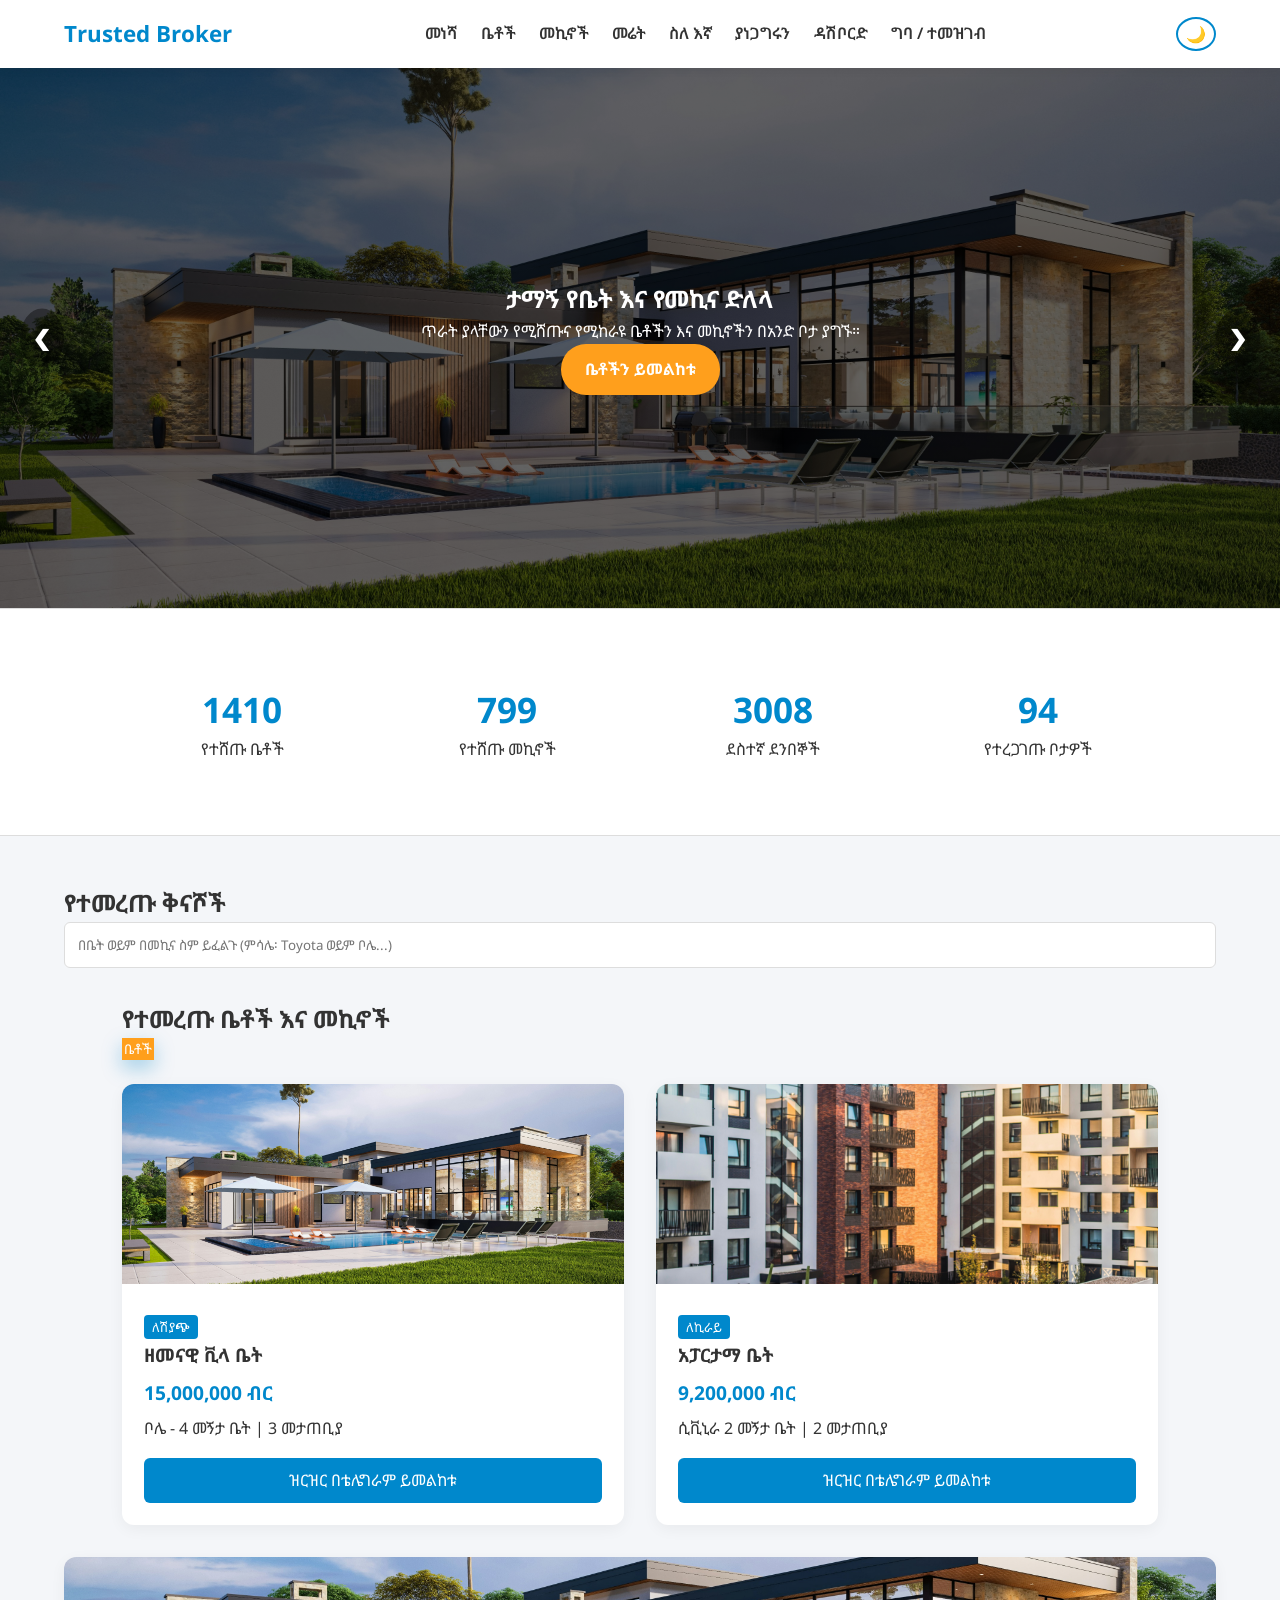
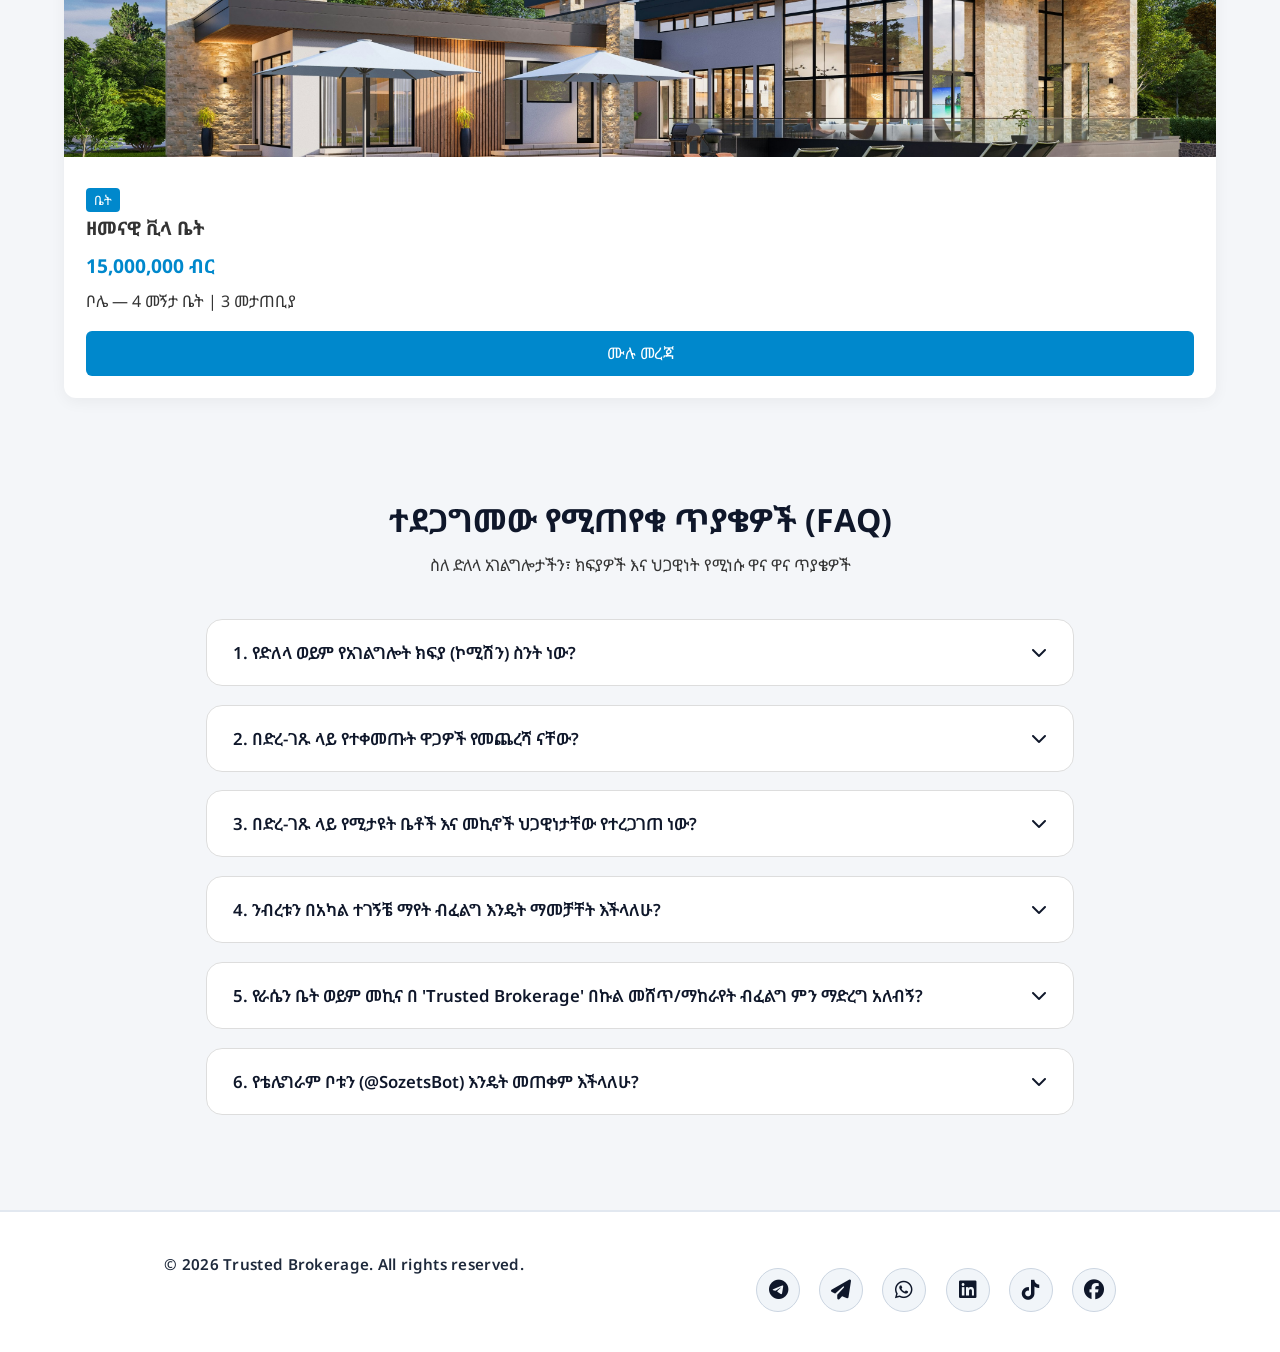
<file: index.html>
<!doctype html>
<html lang="am" dir="ltr">
  <head>
    <meta charset="UTF-8" />
    <meta name="viewport" content="width=device-width, initial-scale=1.0" />
    <title>Trusted Brokerage | Home</title>
    <link
      rel="stylesheet"
      href="https://cdnjs.cloudflare.com/ajax/libs/font-awesome/6.4.0/css/all.min.css"
    />
    <link rel="preconnect" href="https://fonts.googleapis.com" />
    <link rel="preconnect" href="https://fonts.gstatic.com" crossorigin />
    <link
      href="https://fonts.googleapis.com/css2?family=Noto+Sans+Ethiopic:wght@400;600;700&display=swap"
      rel="stylesheet"
    />
    <link rel="stylesheet" href="style.css" />
  </head>
  <body>
    <header>
      <div class="logo">
        <a href="index.html" class="brand-text">Trusted Broker</a>
      </div>

      <button
        class="hamburger"
        id="hamburger-menu"
        aria-label="Toggle Navigation"
      >
        <span></span>
        <span></span>
        <span></span>
      </button>

      <nav id="nav-links">
        <a href="index.html">መነሻ</a>
        <a href="properties.html">ቤቶች</a>
        <a href="cars.html">መኪኖች</a>
        <a href="land.html">መሬት</a>
        <a href="about.html">ስለ እኛ</a>
        <a href="contact.html">ያነጋግሩን</a>
        <a href="dashboard.html">ዳሽቦርድ</a>
        <a href="auth.html" class="btn-nav">ግባ / ተመዝገብ</a>
      </nav>

      <button id="theme-toggle" class="theme-btn" aria-label="Toggle Theme">
        🌙
      </button>
    </header>

    <section class="hero-slider" id="hero-slider">
      <div class="slides">
        <div
          class="slide active"
          style="
            background-image:
              linear-gradient(rgba(0, 0, 0, 0.6), rgba(0, 0, 0, 0.6)),
              url(&quot;./images/modern-villa.jpg&quot;);
          "
        >
          <div class="hero-content fade-in">
            <h1>ታማኝ የቤት እና የመኪና ድለላ</h1>
            <p>ጥራት ያላቸውን የሚሸጡና የሚከራዩ ቤቶችን እና መኪኖችን በአንድ ቦታ ያግኙ።</p>
            <a href="properties.html" class="btn-primary">ቤቶችን ይመልከቱ</a>
          </div>
        </div>
        <div
          class="slide"
          style="
            background-image:
              linear-gradient(rgba(0, 0, 0, 0.6), rgba(0, 0, 0, 0.6)),
              url(&quot;./images/Toyota Executive 2022.jpg&quot;);
          "
        >
          <div class="hero-content fade-in">
            <h1>አዳዲስ እና ፅዱ ተሽከርካሪዎች</h1>
            <p>በቀጥታ ከባለቤቱ የተረጋገጡ መኪኖችን በተመጣጣኝ ዋጋ ይግዙ።</p>
            <a href="cars.html" class="btn-primary">መኪኖችን ይመልከቱ</a>
          </div>
        </div>
      </div>
      <button class="prev-slide" aria-label="Previous Slide">&#10094;</button>
      <button class="next-slide" aria-label="Next Slide">&#10095;</button>
    </section>

    <section class="stats-section">
      <div class="container stats-grid">
        <div class="stat-card">
          <h3 class="counter" data-target="1500">0</h3>
          <p>የተሸጡ ቤቶች</p>
        </div>
        <div class="stat-card">
          <h3 class="counter" data-target="850">0</h3>
          <p>የተሸጡ መኪኖች</p>
        </div>
        <div class="stat-card">
          <h3 class="counter" data-target="3200">0</h3>
          <p>ደስተኛ ደንበኞች</p>
        </div>
        <div class="stat-card">
          <h3 class="counter" data-target="120">0</h3>
          <p>የተረጋገጡ ቦታዎች</p>
        </div>
      </div>
    </section>

    <section class="container section-padding">
      <h2>የተመረጡ ቅናሾች</h2>
      <div class="filter-controls">
        <input
          type="text"
          id="homeSearch"
          placeholder="በቤት ወይም በመኪና ስም ይፈልጉ (ምሳሌ፡ Toyota ወይም ቦሌ...)"
        />
      </div>
      <section id="houses" class="container">
        <h2>የተመረጡ ቤቶች እና መኪኖች</h2>

        <div
          class="tab-navigation"
          style="margin-bottom: 1.5rem; display: flex; gap: 10px"
        >
          <button class="tab-btn active">ቤቶች</button>
        </div>

        <div class="tab-content active">
          <div class="grid">
            <div class="card">
              <img src="./images/modern-villa.jpg" alt="ዘመናዊ ቪላ ቤት" />
              <div class="card-body">
                <span class="badge">ለሽያጭ</span>
                <h3>ዘመናዊ ቪላ ቤት</h3>
                <p class="price">15,000,000 ብር</p>
                <p>ቦሌ - 4 መኝታ ቤት | 3 መታጠቢያ</p>
                <a href="@SozetsBot" class="btn-secondary">ዝርዝር በቴሌግራም ይመልከቱ</a>
              </div>
            </div>
            <div class="card">
              <img src="./images/apartama.jpg" alt="አፓርታማ ቤት" />
              <div class="card-body">
                <span class="badge">ለኪራይ</span>
                <h3>አፓርታማ ቤት</h3>
                <p class="price">9,200,000 ብር</p>
                <p>ሲቪኒራ 2 መኝታ ቤት | 2 መታጠቢያ</p>
                <a href="@SozetsBot" class="btn-secondary">ዝርዝር በቴሌግራም ይመልከቱ</a>
              </div>
            </div>
          </div>
        </div>

        <div class="tab-content">
          <div class="grid">
            <div class="card">
              <img
                src="./images/Toyota Executive 2022.jpg"
                alt="Toyota Executive 2022"
              />
              <div class="card-body">
                <span class="badge badge-car">ለሽያጭ</span>
                <h3>Toyota Executive 2022</h3>
                <p class="price">6,500,000 ብር</p>
                <p>አውቶማቲክ | የነዳጅ | አዲስ ስታንድ</p>
                <a href="@SozetsBot" class="btn-secondary">ዝርዝር በቴሌግራም ይመልከቱ</a>
              </div>
            </div>
            <div class="card">
              <img src="./images/toyota-vitz.jpg" alt="Toyota Vitz" />
              <div class="card-body">
                <span class="badge badge-car">ለሽያጭ</span>
                <h3>Toyota Vitz</h3>
                <p class="price">3,800,000 ብር</p>
                <p>አውቶማቲክ | ቤንዚን | አነስተኛ ኪሎሜትር</p>
                <a href="@SozetsBot" class="btn-secondary">ዝርዝር በቴሌግራም ይመልከቱ</a>
              </div>
            </div>
          </div>
        </div>
      </section>
      <div class="grid">
        <div class="card">
          <img src="./images/modern-villa.jpg" alt="ዘመናዊ ቪላ" />
          <div class="card-body">
            <span class="badge">ቤት</span>
            <h3>ዘመናዊ ቪላ ቤት</h3>
            <p class="price">15,000,000 ብር</p>
            <p>ቦሌ — 4 መኝታ ቤት | 3 መታጠቢያ</p>
            <a href="properties.html" class="btn-secondary">ሙሉ መረጃ</a>
          </div>
        </div>
      </div>
    </section>

    <section class="faq-section container">
  <div class="faq-header">
    <h2>ተደጋግመው የሚጠየቁ ጥያቄዎች (FAQ)</h2>
    <p>ስለ ድለላ አገልግሎታችን፣ ክፍያዎች እና ህጋዊነት የሚነሱ ዋና ዋና ጥያቄዎች</p>
  </div>

  <div class="faq-accordion">
    <div class="faq-item">
      <button class="faq-question">
        <span>1. የድለላ ወይም የአገልግሎት ክፍያ (ኮሚሽን) ስንት ነው?</span>
        <i class="fas fa-chevron-down faq-icon"></i>
      </button>
      <div class="faq-answer">
        <p>ለምናደርገው የቤት እና የመኪና ሽያጭ ወይም ኪራይ ውል ግልጽ እና ህጋዊ የሆነ አሰራርን እንከተላለን። የአገልግሎት ክፍያችን እንደ ንብረቱ አይነት (ለሽያጭ ወይም ለኪራይ) የሚወሰን ሆኖ ከሁለቱም ወገኖች ጋር አስቀድሞ በስምምነት የሚወሰን ነው።</p>
      </div>
    </div>

    <div class="faq-item">
      <button class="faq-question">
        <span>2. በድረ-ገጹ ላይ የተቀመጡት ዋጋዎች የመጨረሻ ናቸው?</span>
        <i class="fas fa-chevron-down faq-icon"></i>
      </button>
      <div class="faq-answer">
        <p>አብዛኞቹ ዋጋዎች የንብረት ባለቤቶቹ የጠየቁት ሲሆን፣ ከባለቤቶቹ ጋር በቀጥታ በመነጋገር በድርድር ሊቀነሱ የሚችሉ ናቸው።</p>
      </div>
    </div>

    <div class="faq-item">
      <button class="faq-question">
        <span>3. በድረ-ገጹ ላይ የሚታዩት ቤቶች እና መኪኖች ህጋዊነታቸው የተረጋገጠ ነው?</span>
        <i class="fas fa-chevron-down faq-icon"></i>
      </button>
      <div class="faq-answer">
        <p>አዎ! ማንኛውንም ንብረት በድረ-ገጻችን ወይም በቴሌግራም ቦታችን ላይ ከመልቀቃችን በፊት የባለቤትነት ማረጋገጫ (ካርታ፣ ሊብሬ) እና የባለቤቱን ህጋዊነት በጥንቃቄ እንመረምራለን።</p>
      </div>
    </div>

    <div class="faq-item">
      <button class="faq-question">
        <span>4. ንብረቱን በአካል ተገኝቼ ማየት ብፈልግ እንዴት ማመቻቸት እችላለሁ?</span>
        <i class="fas fa-chevron-down faq-icon"></i>
      </button>
      <div class="faq-answer">
        <p>በምርቱ ስር ያለውን <strong>"በቴሌግራም ያውሩን"</strong> ወይም <strong>"በWhatsApp ይጻፉልን"</strong> የሚለውን አዝራር በመጫን ከእኛ ጋር ቀጠሮ መያዝ ይችላሉ። ተወካያችን ቦታው ድረስ በመገኘት ንብረቱን ያሳያችኋል።</p>
      </div>
    </div>

    <div class="faq-item">
      <button class="faq-question">
        <span>5. የራሴን ቤት ወይም መኪና በ 'Trusted Brokerage' በኩል መሸጥ/ማከራየት ብፈልግ ምን ማድረግ አለብኝ?</span>
        <i class="fas fa-chevron-down faq-icon"></i>
      </button>
      <div class="faq-answer">
        <p>በጣም ቀላል ነው! በቴሌግራም ቦታችን (<strong>@SozetsBot</strong>) በኩል ወይም በWhatsApp (<strong>0914889917</strong>) የንብረቱን ፎቶዎች፣ ቦታ እና ዝርዝር መረጃ በመላክ ማስመዝገብ ይችላሉ። ቡድናችን መረጃውን አጣርቶ በድረ-ገጹ ላይ ይለቀዋል።</p>
      </div>
    </div>

    <div class="faq-item">
      <button class="faq-question">
        <span>6. የቴሌግራም ቦቱን (@SozetsBot) እንዴት መጠቀም እችላለሁ?</span>
        <i class="fas fa-chevron-down faq-icon"></i>
      </button>
      <div class="faq-answer">
        <p>በቴሌግራም <strong>@SozetsBot</strong> ብለው በመፈለግ <strong>Start</strong> የሚለውን ይጫኑ። ቦቱ አዳዲስ የሚሸጡ ቤቶችን እና መኪኖችን በፎቶ እና በዋጋ ዝርዝር ወዲያውኑ ይልክልዎታል።</p>
      </div>
    </div>
  </div>
</section>

    <footer class="footer">
      <div class="footer-content">
        <p>&copy; 2026 Trusted Brokerage. All rights reserved.</p>

        <div class="social-links">
          <a
            href="https://t.me/SozetsBot"
            target="_blank"
            aria-label="Telegram Bot"
            title="Telegram Bot"
          >
            <i class="fab fa-telegram"></i>
          </a>

          <a
            href="https://t.me/sozets"
            target="_blank"
            aria-label="Telegram"
            title="Telegram"
          >
            <i class="fas fa-paper-plane"></i>
          </a>

          <a
            href="https://wa.me/251914889917?text=ሰላም%20ከTrusted%20Brokerage%20ድረ-ገጽ%20ነው%20የፃፍኩልዎት"
            target="_blank"
            aria-label="WhatsApp"
            title="WhatsApp"
          >
            <i class="fab fa-whatsapp"></i>
          </a>

          <a
            href="https://linkedin.com/in/solomon-ameha-ba7a54324"
            target="_blank"
            aria-label="LinkedIn"
            title="LinkedIn"
          >
            <i class="fab fa-linkedin"></i>
          </a>

          <a
            href="https://www.tiktok.com/@jara.graphic.devo"
            target="_blank"
            aria-label="TikTok"
            title="TikTok"
          >
            <i class="fab fa-tiktok"></i>
          </a>

          <a
            href="https://facebook.com"
            target="_blank"
            aria-label="Facebook"
            title="Facebook"
          >
            <i class="fab fa-facebook"></i>
          </a>
        </div>
      </div>
    </footer>

    <script src="main-script.js"></script>
  </body>
</html>
</file>
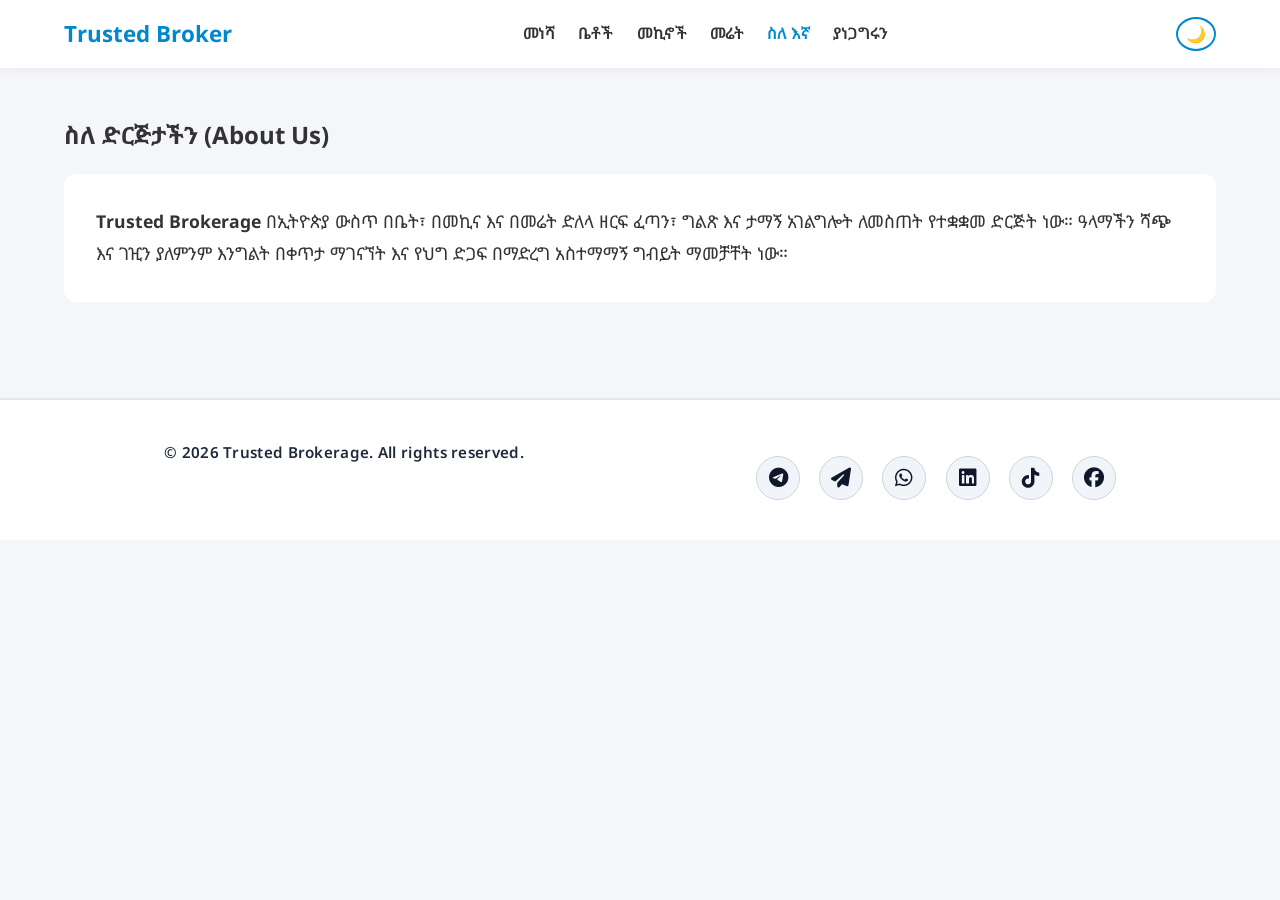
<file: about.html>
<!doctype html>
<html lang="am" dir="ltr">
  <head>
    <meta charset="UTF-8" />
    <meta name="viewport" content="width=device-width, initial-scale=1.0" />
    <title>Trusted Brokerage | About Us</title>
    <link rel="stylesheet" href="https://cdnjs.cloudflare.com/ajax/libs/font-awesome/6.4.0/css/all.min.css" />
    <link rel="preconnect" href="https://fonts.googleapis.com" />
    <link rel="preconnect" href="https://fonts.gstatic.com" crossorigin />
    <link
      href="https://fonts.googleapis.com/css2?family=Noto+Sans+Ethiopic:wght@400;600;700&display=swap"
      rel="stylesheet"
    />
    <link rel="stylesheet" href="style.css" />
  </head>
  <body>
    <header>
      <div class="logo">
        <a href="index.html" class="brand-text">Trusted Broker</a>
      </div>
      <button class="hamburger" id="hamburger-menu">
        <span></span><span></span><span></span>
      </button>
      <nav id="nav-links">
        <a href="index.html">መነሻ</a>
        <a href="properties.html">ቤቶች</a>
        <a href="cars.html">መኪኖች</a>
        <a href="land.html">መሬት</a>
        <a href="about.html" class="active">ስለ እኛ</a>
        <a href="contact.html">ያነጋግሩን</a>
      </nav>
      <button id="theme-toggle" class="theme-btn">🌙</button>
    </header>

    <section class="container section-padding">
      <h2>ስለ ድርጅታችን (About Us)</h2>
      <div
        style="
          background: var(--card-bg);
          padding: 2rem;
          border-radius: 12px;
          margin-top: 20px;
        "
      >
        <p style="font-size: 1.1rem; line-height: 1.8">
          <strong>Trusted Brokerage</strong> በኢትዮጵያ ውስጥ በቤት፣ በመኪና እና በመሬት ድለላ
          ዘርፍ ፈጣን፣ ግልጽ እና ታማኝ አገልግሎት ለመስጠት የተቋቋመ ድርጅት ነው። ዓላማችን ሻጭ እና ገዢን ያለምንም
          እንግልት በቀጥታ ማገናኘት እና የህግ ድጋፍ በማድረግ አስተማማኝ ግብይት ማመቻቸት ነው።
        </p>
      </div>
    </section>

    <footer class="footer">
  <div class="footer-content">
    <p>&copy; 2026 Trusted Brokerage. All rights reserved.</p>

    <div class="social-links">
      <a href="https://t.me/SozetsBot" target="_blank" aria-label="Telegram Bot" title="Telegram Bot">
        <i class="fab fa-telegram"></i>
      </a>

      <a href="https://t.me/sozets" target="_blank" aria-label="Telegram" title="Telegram">
        <i class="fas fa-paper-plane"></i>
      </a>

      <a href="https://wa.me/251914889917?text=ሰላም%20ከTrusted%20Brokerage%20ድረ-ገጽ%20ነው%20የፃፍኩልዎት" target="_blank" aria-label="WhatsApp" title="WhatsApp">
        <i class="fab fa-whatsapp"></i>
      </a>

      <a href="https://linkedin.com/in/solomon-ameha-ba7a54324" target="_blank" aria-label="LinkedIn" title="LinkedIn">
        <i class="fab fa-linkedin"></i>
      </a>

      <a href="https://www.tiktok.com/@jara.graphic.devo" target="_blank" aria-label="TikTok" title="TikTok">
        <i class="fab fa-tiktok"></i>
      </a>

      <a href="https://facebook.com" target="_blank" aria-label="Facebook" title="Facebook">
        <i class="fab fa-facebook"></i>
      </a>
    </div>
  </div>
</footer>

    <script src="main-script.js"></script>
  </body>
</html>
</file>
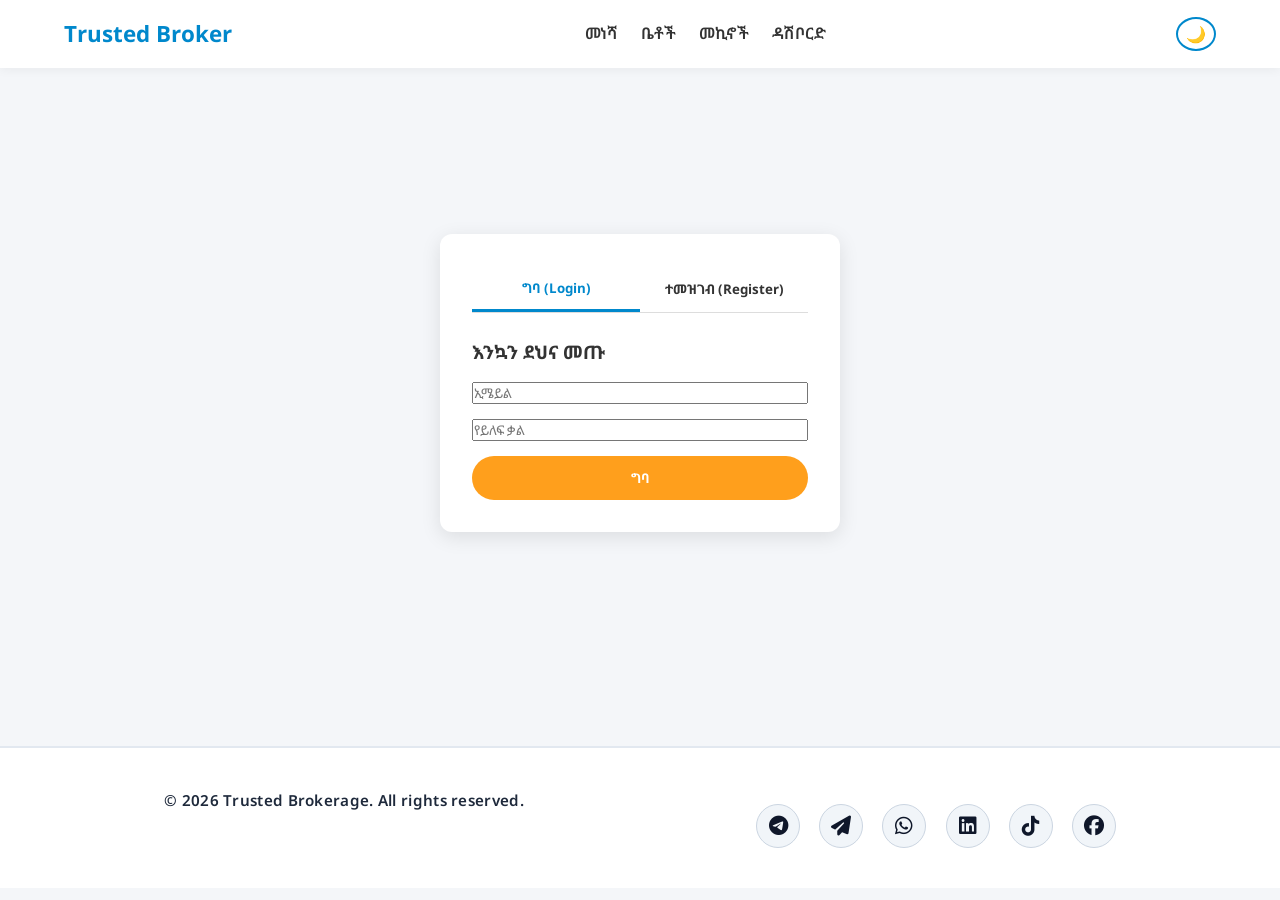
<file: auth.html>
<!doctype html>
<html lang="am" dir="ltr">
  <head>
    <meta charset="UTF-8" />
    <meta name="viewport" content="width=device-width, initial-scale=1.0" />
    <title>Trusted Brokerage | Login & Register</title>
    <link rel="stylesheet" href="https://cdnjs.cloudflare.com/ajax/libs/font-awesome/6.4.0/css/all.min.css" />
    <link rel="preconnect" href="https://fonts.googleapis.com" />
    <link rel="preconnect" href="https://fonts.gstatic.com" crossorigin />
    <link
      href="https://fonts.googleapis.com/css2?family=Noto+Sans+Ethiopic:wght@400;600;700&display=swap"
      rel="stylesheet"
    />
    <link rel="stylesheet" href="style.css" />
  </head>
  <body>
    <header>
      <div class="logo">
        <a href="index.html" class="brand-text">Trusted Broker</a>
      </div>
      <button class="hamburger" id="hamburger-menu">
        <span></span><span></span><span></span>
      </button>
      <nav id="nav-links">
        <a href="index.html">መነሻ</a>
        <a href="properties.html">ቤቶች</a>
        <a href="cars.html">መኪኖች</a>
        <a href="dashboard.html">ዳሽቦርድ</a>
      </nav>
      <button id="theme-toggle" class="theme-btn">🌙</button>
    </header>

    <div class="auth-wrapper section-padding">
      <div class="auth-card">
        <div class="auth-tabs">
          <button id="tab-login" class="auth-tab active">ግባ (Login)</button>
          <button id="tab-register" class="auth-tab">ተመዝገብ (Register)</button>
        </div>

        <form id="form-login" class="auth-form active">
          <h3>እንኳን ደህና መጡ</h3>
          <input type="email" placeholder="ኢሜይል" required />
          <input type="password" placeholder="የይለፍ ቃል" required />
          <button type="submit" class="btn-primary" style="width: 100%">
            ግባ
          </button>
        </form>

        <form id="form-register" class="auth-form">
          <h3>አዲስ መለያ ይክፈቱ</h3>
          <input type="text" placeholder="ሙሉ ስም" required />
          <input type="email" placeholder="ኢሜይል" required />
          <input type="password" placeholder="የይለፍ ቃል" required />
          <button type="submit" class="btn-primary" style="width: 100%">
            ተመዝገብ
          </button>
        </form>
      </div>
    </div>

    <footer class="footer">
  <div class="footer-content">
    <p>&copy; 2026 Trusted Brokerage. All rights reserved.</p>

    <div class="social-links">
      <a href="https://t.me/SozetsBot" target="_blank" aria-label="Telegram Bot" title="Telegram Bot">
        <i class="fab fa-telegram"></i>
      </a>

      <a href="https://t.me/sozets" target="_blank" aria-label="Telegram" title="Telegram">
        <i class="fas fa-paper-plane"></i>
      </a>

      <a href="https://wa.me/251914889917?text=ሰላም%20ከTrusted%20Brokerage%20ድረ-ገጽ%20ነው%20የፃፍኩልዎት" target="_blank" aria-label="WhatsApp" title="WhatsApp">
        <i class="fab fa-whatsapp"></i>
      </a>

      <a href="https://linkedin.com/in/solomon-ameha-ba7a54324" target="_blank" aria-label="LinkedIn" title="LinkedIn">
        <i class="fab fa-linkedin"></i>
      </a>

      <a href="https://www.tiktok.com/@jara.graphic.devo" target="_blank" aria-label="TikTok" title="TikTok">
        <i class="fab fa-tiktok"></i>
      </a>

      <a href="https://facebook.com" target="_blank" aria-label="Facebook" title="Facebook">
        <i class="fab fa-facebook"></i>
      </a>
    </div>
  </div>
</footer>

    <script src="main-script.js"></script>
  </body>
</html>
</file>
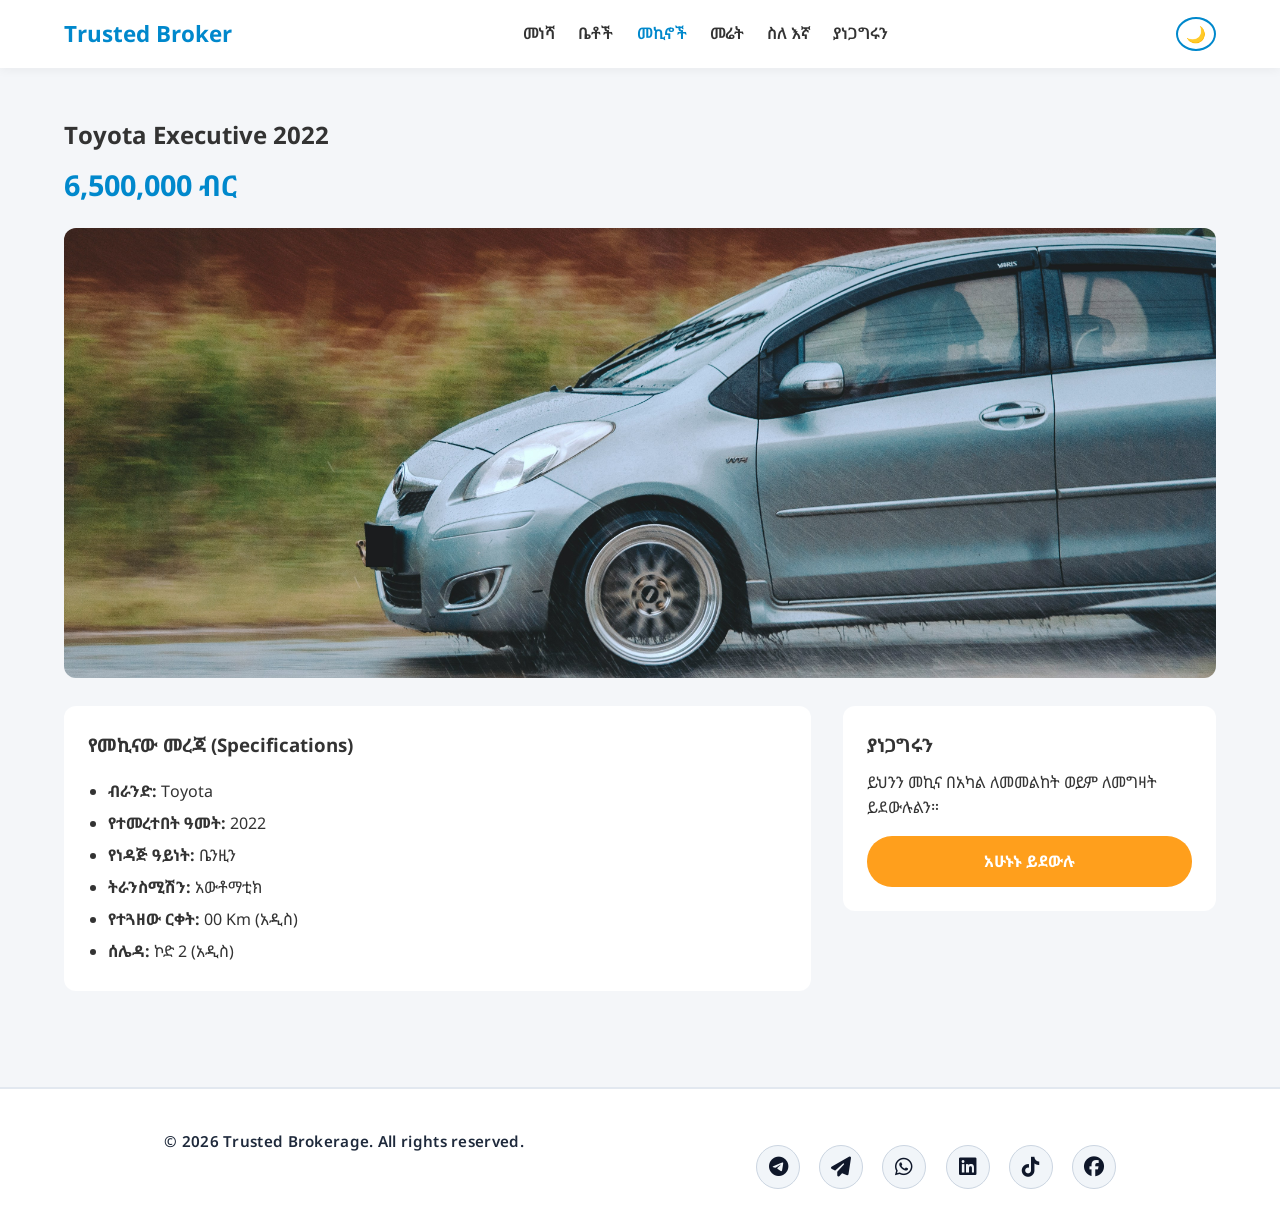
<file: car-detail.html>
<!doctype html>
<html lang="am" dir="ltr">
  <head>
    <meta charset="UTF-8" />
    <meta name="viewport" content="width=device-width, initial-scale=1.0" />
    <title>Trusted Brokerage | Car Detail</title>
    <link rel="stylesheet" href="https://cdnjs.cloudflare.com/ajax/libs/font-awesome/6.4.0/css/all.min.css" />
    <link rel="preconnect" href="https://fonts.googleapis.com" />
    <link rel="preconnect" href="https://fonts.gstatic.com" crossorigin />
    <link
      href="https://fonts.googleapis.com/css2?family=Noto+Sans+Ethiopic:wght@400;600;700&display=swap"
      rel="stylesheet"
    />
    <link rel="stylesheet" href="style.css" />
  </head>
  <body>
    <header>
      <div class="logo">
        <a href="index.html" class="brand-text">Trusted Broker</a>
      </div>
      <button class="hamburger" id="hamburger-menu">
        <span></span><span></span><span></span>
      </button>
      <nav id="nav-links">
        <a href="index.html">መነሻ</a>
        <a href="properties.html">ቤቶች</a>
        <a href="cars.html" class="active">መኪኖች</a>
        <a href="land.html">መሬት</a>
        <a href="about.html">ስለ እኛ</a>
        <a href="contact.html">ያነጋግሩን</a>
      </nav>
      <button id="theme-toggle" class="theme-btn">🌙</button>
    </header>

    <section class="container section-padding">
      <h2>Toyota Executive 2022</h2>
      <p class="price" style="font-size: 1.8rem">6,500,000 ብር</p>

      <div style="margin: 20px 0">
        <img
          src="./images/toyota-vitz.jpg"
          alt="Toyota Executive"
          style="
            width: 100%;
            max-height: 450px;
            object-fit: cover;
            border-radius: 12px;
          "
        />
      </div>

      <div class="grid" style="grid-template-columns: 2fr 1fr">
        <div
          style="
            background: var(--card-bg);
            padding: 1.5rem;
            border-radius: 12px;
          "
        >
          <h3>የመኪናው መረጃ (Specifications)</h3>
          <ul style="margin-left: 20px; margin-top: 15px; line-height: 2">
            <li><strong>ብራንድ:</strong> Toyota</li>
            <li><strong>የተመረተበት ዓመት:</strong> 2022</li>
            <li><strong>የነዳጅ ዓይነት:</strong> ቤንዚን</li>
            <li><strong>ትራንስሚሽን:</strong> አውቶማቲክ</li>
            <li><strong>የተጓዘው ርቀት:</strong> 00 Km (አዲስ)</li>
            <li><strong>ሰሌዳ:</strong> ኮድ 2 (አዲስ)</li>
          </ul>
        </div>

        <div
          style="
            background: var(--card-bg);
            padding: 1.5rem;
            border-radius: 12px;
            height: fit-content;
          "
        >
          <h3>ያነጋግሩን</h3>
          <p style="margin-top: 10px">ይህንን መኪና በአካል ለመመልከት ወይም ለመግዛት ይደውሉልን።</p>
          <a
            href="tel:+251911000000"
            class="btn-primary"
            style="margin-top: 15px; width: 100%; text-align: center"
            >አሁኑኑ ይደውሉ</a
          >
        </div>
      </div>
    </section>

   <footer class="footer">
  <div class="footer-content">
    <p>&copy; 2026 Trusted Brokerage. All rights reserved.</p>

    <div class="social-links">
      <a href="https://t.me/SozetsBot" target="_blank" aria-label="Telegram Bot" title="Telegram Bot">
        <i class="fab fa-telegram"></i>
      </a>

      <a href="https://t.me/sozets" target="_blank" aria-label="Telegram" title="Telegram">
        <i class="fas fa-paper-plane"></i>
      </a>

      <a href="https://wa.me/251914889917?text=ሰላም%20ከTrusted%20Brokerage%20ድረ-ገጽ%20ነው%20የፃፍኩልዎት" target="_blank" aria-label="WhatsApp" title="WhatsApp">
        <i class="fab fa-whatsapp"></i>
      </a>

      <a href="https://linkedin.com/in/solomon-ameha-ba7a54324" target="_blank" aria-label="LinkedIn" title="LinkedIn">
        <i class="fab fa-linkedin"></i>
      </a>

      <a href="https://www.tiktok.com/@jara.graphic.devo" target="_blank" aria-label="TikTok" title="TikTok">
        <i class="fab fa-tiktok"></i>
      </a>

      <a href="https://facebook.com" target="_blank" aria-label="Facebook" title="Facebook">
        <i class="fab fa-facebook"></i>
      </a>
    </div>
  </div>
</footer>

    <script src="main-script.js"></script>
  </body>
</html>
</file>
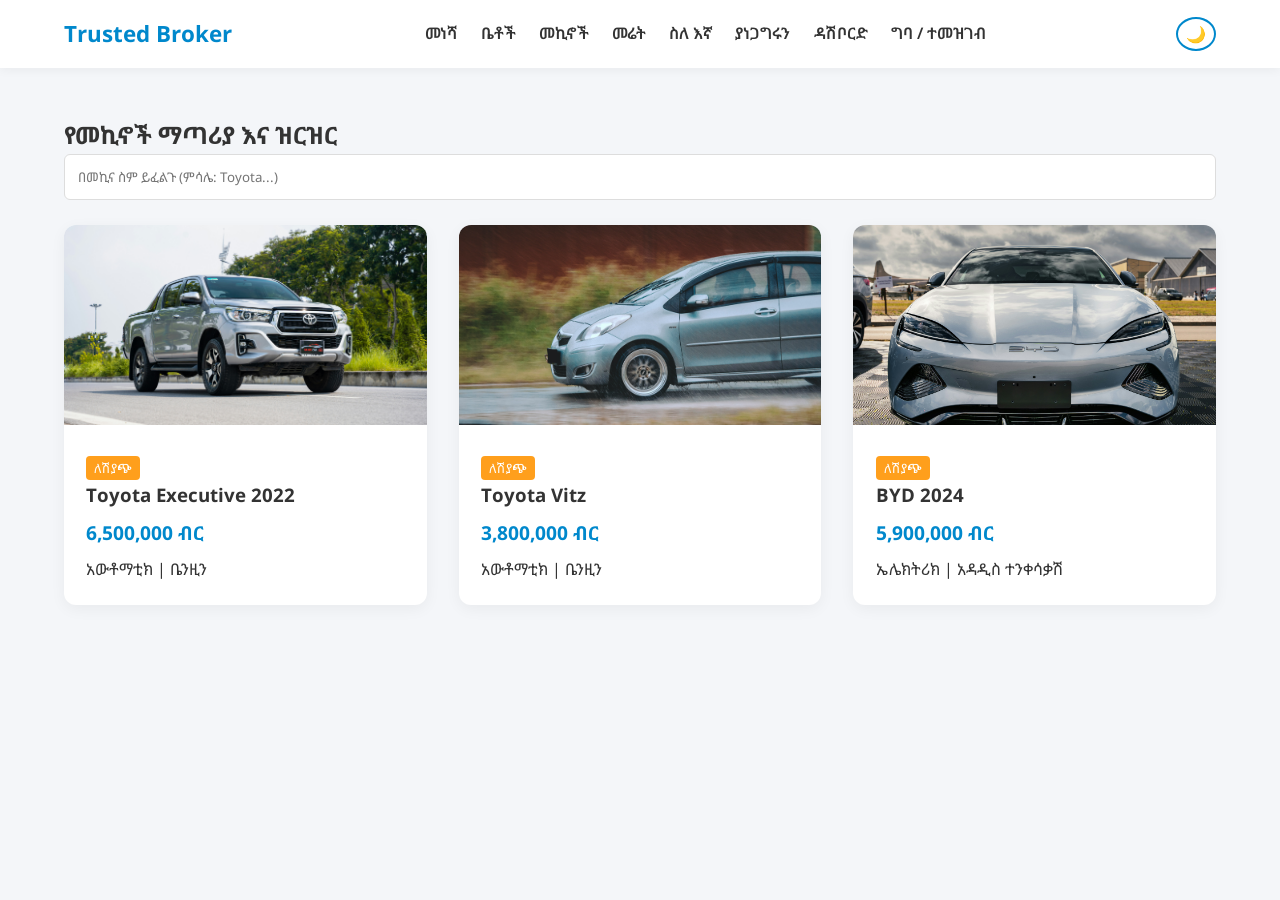
<file: cars.html>
<!doctype html>
<html lang="am" dir="ltr">
  <head>
    <meta charset="UTF-8" />
    <meta name="viewport" content="width=device-width, initial-scale=1.0" />
    <title>Trusted Brokerage | Cars</title>
    <link
      rel="stylesheet"
      href="https://cdnjs.cloudflare.com/ajax/libs/font-awesome/6.4.0/css/all.min.css"
    />
    <link rel="preconnect" href="https://fonts.googleapis.com" />
    <link rel="preconnect" href="https://fonts.gstatic.com" crossorigin />
    <link
      href="https://fonts.googleapis.com/css2?family=Noto+Sans+Ethiopic:wght@400;600;700&display=swap"
      rel="stylesheet"
    />
    <link rel="stylesheet" href="style.css" />
  </head>
  <body>
    <header>
      <div class="logo">
        <a href="index.html" class="brand-text">Trusted Broker</a>
      </div>
      <button class="hamburger" id="hamburger-menu">
        <span></span><span></span><span></span>
      </button>
      <nav id="nav-links">
        <a href="index.html">መነሻ</a>
        <a href="properties.html">ቤቶች</a>
        <a href="cars.html">መኪኖች</a>
        <a href="land.html">መሬት</a>
        <a href="about.html">ስለ እኛ</a>
        <a href="contact.html">ያነጋግሩን</a>
        <a href="dashboard.html">ዳሽቦርድ</a>
        <a href="auth.html" class="btn-nav">ግባ / ተመዝገብ</a>
      </nav>
      <button id="theme-toggle" class="theme-btn">🌙</button>
    </header>

    <section class="container section-padding">
      <h2>የመኪኖች ማጣሪያ እና ዝርዝር</h2>

      <div class="filter-controls">
        <input
          type="text"
          id="carSearch"
          placeholder="በመኪና ስም ይፈልጉ (ምሳሌ: Toyota...)"
        />
      </div>

      <div class="grid" id="cars-grid" style="margin-top: 25px">
        <div class="card car-item">
          <img
            src="./images/Toyota Executive 2022.jpg"
            alt="Toyota Executive"
          />
          <div class="card-body">
            <span class="badge badge-accent">ለሽያጭ</span>
            <h3>Toyota Executive 2022</h3>
            <p class="price">6,500,000 ብር</p>
            <p>አውቶማቲክ | ቤንዚን</p>
          </div>
        </div>
        <div class="card car-item">
          <img src="./images/toyota-vitz.jpg" alt="Toyota Vitz" />
          <div class="card-body">
            <span class="badge badge-accent">ለሽያጭ</span>
            <h3>Toyota Vitz</h3>
            <p class="price">3,800,000 ብር</p>
            <p>አውቶማቲክ | ቤንዚን</p>
          </div>
        </div>
        <div class="card car-item">
          <img src="./images/byd.jpg" alt="BYD Car" />
          <div class="card-body">
            <span class="badge badge-accent">ለሽያጭ</span>
            <h3>BYD 2024</h3>
            <p class="price">5,900,000 ብር</p>
            <p>ኤሌክትሪክ | አዳዲስ ተንቀሳቃሽ</p>
          </div>
        </div>
      </div>
    </section>

    <script src="main-script.js"></script>
  </body>
</html>
</file>
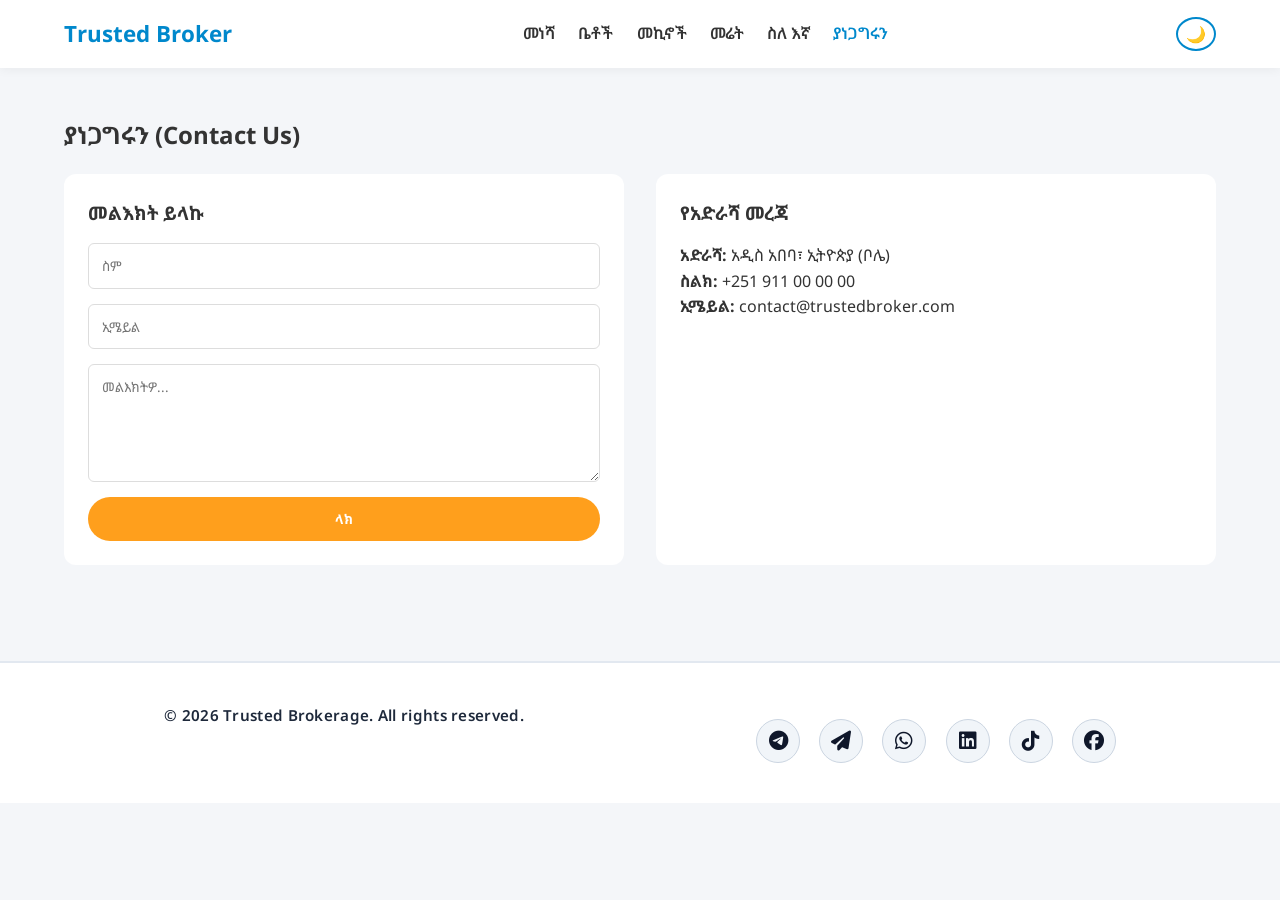
<file: contact.html>
<!doctype html>
<html lang="am" dir="ltr">
  <head>
    <meta charset="UTF-8" />
    <meta name="viewport" content="width=device-width, initial-scale=1.0" />
    <title>Trusted Brokerage | Contact Us</title>
    <link rel="stylesheet" href="https://cdnjs.cloudflare.com/ajax/libs/font-awesome/6.4.0/css/all.min.css" />
    <link rel="preconnect" href="https://fonts.googleapis.com" />
    <link rel="preconnect" href="https://fonts.gstatic.com" crossorigin />
    <link
      href="https://fonts.googleapis.com/css2?family=Noto+Sans+Ethiopic:wght@400;600;700&display=swap"
      rel="stylesheet"
    />
    <link rel="stylesheet" href="style.css" />
  </head>
  <body>
    <header>
      <div class="logo">
        <a href="index.html" class="brand-text">Trusted Broker</a>
      </div>
      <button class="hamburger" id="hamburger-menu">
        <span></span><span></span><span></span>
      </button>
      <nav id="nav-links">
        <a href="index.html">መነሻ</a>
        <a href="properties.html">ቤቶች</a>
        <a href="cars.html">መኪኖች</a>
        <a href="land.html">መሬት</a>
        <a href="about.html">ስለ እኛ</a>
        <a href="contact.html" class="active">ያነጋግሩን</a>
      </nav>
      <button id="theme-toggle" class="theme-btn">🌙</button>
    </header>

    <section class="container section-padding">
      <h2>ያነጋግሩን (Contact Us)</h2>

      <div
        class="grid"
        style="grid-template-columns: 1fr 1fr; margin-top: 20px"
      >
        <form
          style="
            background: var(--card-bg);
            padding: 1.5rem;
            border-radius: 12px;
            display: flex;
            flex-direction: column;
            gap: 15px;
          "
        >
          <h3>መልእክት ይላኩ</h3>
          <input
            type="text"
            placeholder="ስም"
            required
            style="
              padding: 0.8rem;
              border: 1px solid var(--border-color);
              border-radius: 6px;
            "
          />
          <input
            type="email"
            placeholder="ኢሜይል"
            required
            style="
              padding: 0.8rem;
              border: 1px solid var(--border-color);
              border-radius: 6px;
            "
          />
          <textarea
            placeholder="መልእክትዎ..."
            rows="5"
            required
            style="
              padding: 0.8rem;
              border: 1px solid var(--border-color);
              border-radius: 6px;
            "
          ></textarea>
          <button type="submit" class="btn-primary">ላክ</button>
        </form>

        <div
          style="
            background: var(--card-bg);
            padding: 1.5rem;
            border-radius: 12px;
          "
        >
          <h3>የአድራሻ መረጃ</h3>
          <p style="margin-top: 15px">
            <strong>አድራሻ:</strong> አዲስ አበባ፣ ኢትዮጵያ (ቦሌ)
          </p>
          <p><strong>ስልክ:</strong> +251 911 00 00 00</p>
          <p><strong>ኢሜይል:</strong> contact@trustedbroker.com</p>
        </div>
      </div>
    </section>

    <footer class="footer">
  <div class="footer-content">
    <p>&copy; 2026 Trusted Brokerage. All rights reserved.</p>

    <div class="social-links">
      <a href="https://t.me/SozetsBot" target="_blank" aria-label="Telegram Bot" title="Telegram Bot">
        <i class="fab fa-telegram"></i>
      </a>

      <a href="https://t.me/sozets" target="_blank" aria-label="Telegram" title="Telegram">
        <i class="fas fa-paper-plane"></i>
      </a>

      <a href="https://wa.me/251914889917?text=ሰላም%20ከTrusted%20Brokerage%20ድረ-ገጽ%20ነው%20የፃፍኩልዎት" target="_blank" aria-label="WhatsApp" title="WhatsApp">
        <i class="fab fa-whatsapp"></i>
      </a>

      <a href="https://linkedin.com/in/solomon-ameha-ba7a54324" target="_blank" aria-label="LinkedIn" title="LinkedIn">
        <i class="fab fa-linkedin"></i>
      </a>

      <a href="https://www.tiktok.com/@jara.graphic.devo" target="_blank" aria-label="TikTok" title="TikTok">
        <i class="fab fa-tiktok"></i>
      </a>

      <a href="https://facebook.com" target="_blank" aria-label="Facebook" title="Facebook">
        <i class="fab fa-facebook"></i>
      </a>
    </div>
  </div>
</footer>

    <script src="main-script.js"></script>
  </body>
</html>
</file>
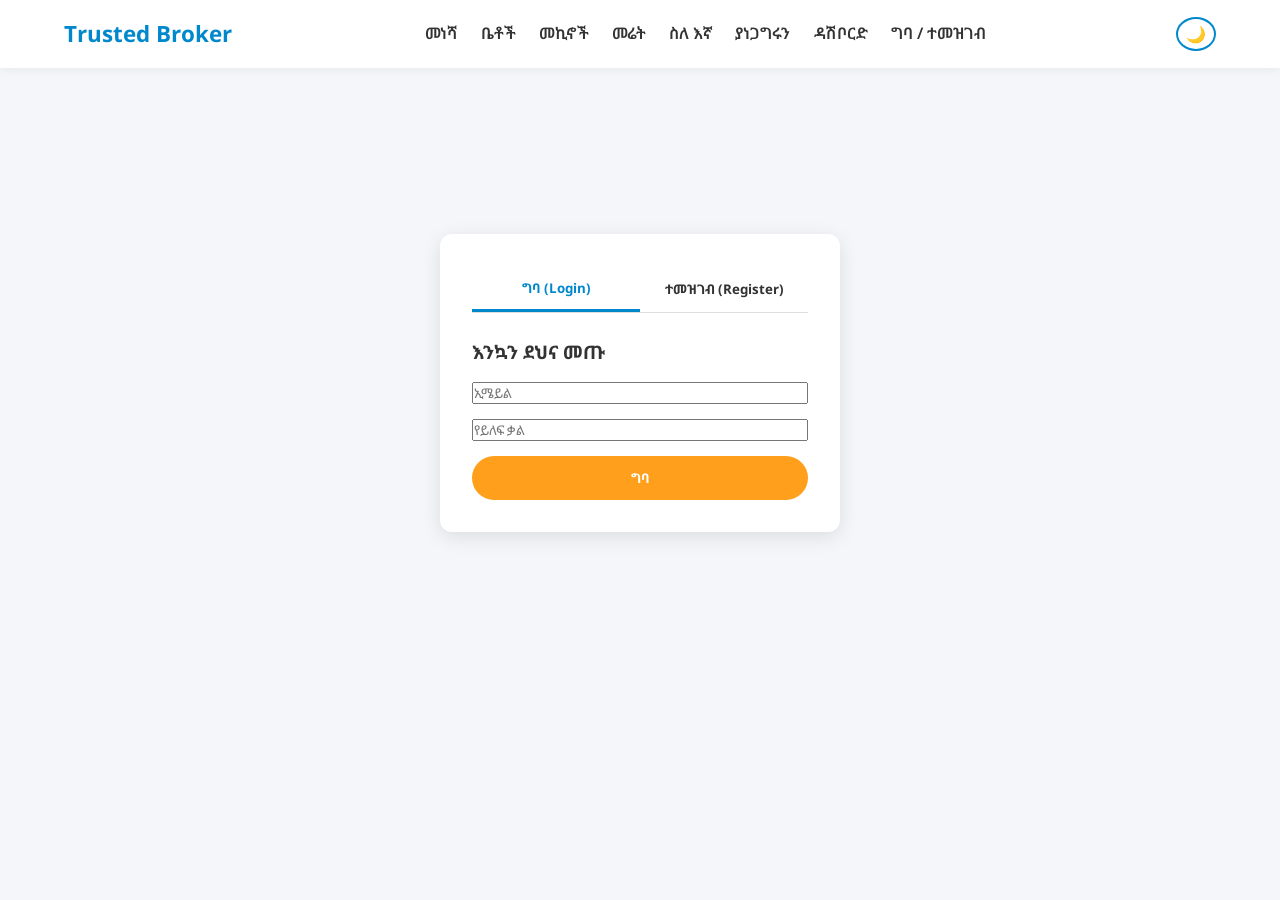
<file: dashboard.html>
<!doctype html>
<html lang="am" dir="ltr">
  <head>
    <meta charset="UTF-8" />
    <meta name="viewport" content="width=device-width, initial-scale=1.0" />
    <title>Trusted Brokerage | Auth & Dashboard</title>
    <link rel="stylesheet" href="https://cdnjs.cloudflare.com/ajax/libs/font-awesome/6.4.0/css/all.min.css" />
    <link rel="preconnect" href="https://fonts.googleapis.com" />
    <link rel="preconnect" href="https://fonts.gstatic.com" crossorigin />
    <link
      href="https://fonts.googleapis.com/css2?family=Noto+Sans+Ethiopic:wght@400;600;700&display=swap"
      rel="stylesheet"
    />
    <link rel="stylesheet" href="style.css" />
  </head>
  <body>
    <header>
      <div class="logo">
        <a href="index.html" class="brand-text">Trusted Broker</a>
      </div>
      <button class="hamburger" id="hamburger-menu">
        <span></span><span></span><span></span>
      </button>
      <nav id="nav-links">
        <a href="index.html">መነሻ</a>
        <a href="properties.html">ቤቶች</a>
        <a href="cars.html">መኪኖች</a>
        <a href="land.html">መሬት</a>
        <a href="about.html">ስለ እኛ</a>
        <a href="contact.html">ያነጋግሩን</a>
        <a href="dashboard.html">ዳሽቦርድ</a>
        <a href="auth.html" class="btn-nav">ግባ / ተመዝገብ</a>
      </nav>
      <button id="theme-toggle" class="theme-btn">🌙</button>
    </header>

    <div class="auth-wrapper section-padding">
      <div class="auth-card">
        <div class="auth-tabs">
          <button id="tab-login" class="auth-tab active">ግባ (Login)</button>
          <button id="tab-register" class="auth-tab">ተመዝገብ (Register)</button>
        </div>

        <form id="form-login" class="auth-form active">
          <h3>እንኳን ደህና መጡ</h3>
          <input type="email" placeholder="ኢሜይል" required />
          <input type="password" placeholder="የይለፍ ቃል" required />
          <button type="submit" class="btn-primary" style="width: 100%">
            ግባ
          </button>
        </form>

        <form id="form-register" class="auth-form">
          <h3>አዲስ መለያ ይክፈቱ</h3>
          <input type="text" placeholder="ሙሉ ስም" required />
          <input type="email" placeholder="ኢሜይል" required />
          <input type="password" placeholder="የይለፍ ቃል" required />
          <button type="submit" class="btn-primary" style="width: 100%">
            ተመዝገብ
          </button>
        </form>
      </div>
    </div>

    <script src="main-script.js"></script>
  </body>
</html>
</file>
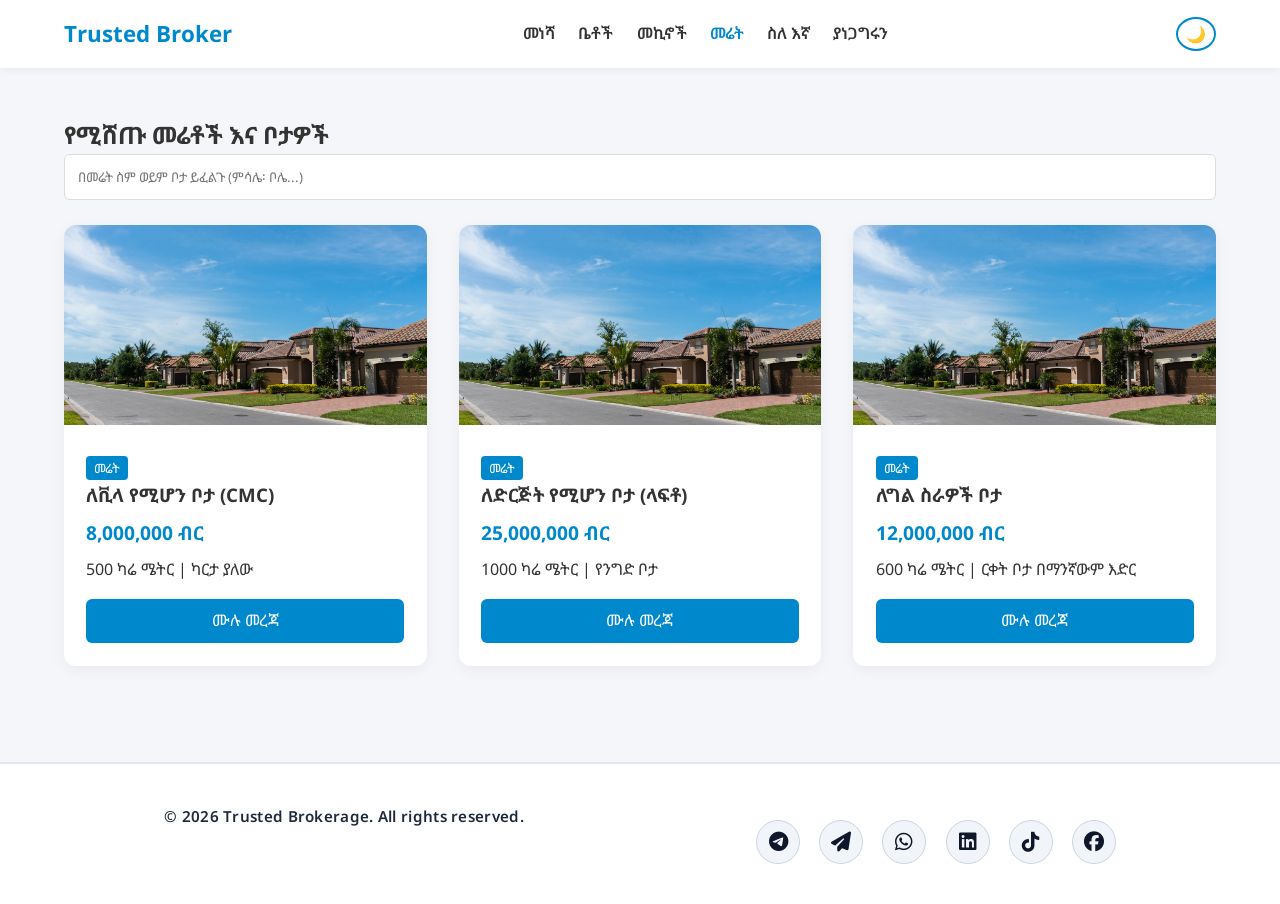
<file: land.html>
<!doctype html>
<html lang="am" dir="ltr">
  <head>
    <meta charset="UTF-8" />
    <meta name="viewport" content="width=device-width, initial-scale=1.0" />
    <title>Trusted Brokerage | Land Listings</title>
    <link
      rel="stylesheet"
      href="https://cdnjs.cloudflare.com/ajax/libs/font-awesome/6.4.0/css/all.min.css"
    />
    <link rel="preconnect" href="https://fonts.googleapis.com" />
    <link rel="preconnect" href="https://fonts.gstatic.com" crossorigin />
    <link
      href="https://fonts.googleapis.com/css2?family=Noto+Sans+Ethiopic:wght@400;600;700&display=swap"
      rel="stylesheet"
    />
    <link rel="stylesheet" href="style.css" />
  </head>
  <body>
    <header>
      <div class="logo">
        <a href="index.html" class="brand-text">Trusted Broker</a>
      </div>
      <button class="hamburger" id="hamburger-menu">
        <span></span><span></span><span></span>
      </button>
      <nav id="nav-links">
        <a href="index.html">መነሻ</a>
        <a href="properties.html">ቤቶች</a>
        <a href="cars.html">መኪኖች</a>
        <a href="land.html" class="active">መሬት</a>
        <a href="about.html">ስለ እኛ</a>
        <a href="contact.html">ያነጋግሩን</a>
      </nav>
      <button id="theme-toggle" class="theme-btn">🌙</button>
    </header>

    <section class="container section-padding">
      <h2>የሚሸጡ መሬቶች እና ቦታዎች</h2>
      <div class="filter-controls">
        <input
          type="text"
          id="landSearch"
          placeholder="በመሬት ስም ወይም ቦታ ይፈልጉ (ምሳሌ፡ ቦሌ...)"
        />
      </div>

      <div class="grid" style="margin-top: 25px">
        <div class="card">
          <img src="./images/villa.jpg" alt="Land" />
          <div class="card-body">
            <span class="badge badge-land">መሬት</span>
            <h3>ለቪላ የሚሆን ቦታ (CMC)</h3>
            <p class="price">8,000,000 ብር</p>
            <p>500 ካሬ ሜትር | ካርታ ያለው</p>
            <a href="property-detail.html" class="btn-secondary">ሙሉ መረጃ</a>
          </div>
        </div>
        <div class="card">
          <img src="./images/villa.jpg" alt="Land" />
          <div class="card-body">
            <span class="badge badge-land">መሬት</span>
            <h3>ለድርጅት የሚሆን ቦታ (ላፍቶ)</h3>
            <p class="price">25,000,000 ብር</p>
            <p>1000 ካሬ ሜትር | የንግድ ቦታ</p>
            <a href="property-detail.html" class="btn-secondary">ሙሉ መረጃ</a>
          </div>
        </div>
        <div class="card">
          <img src="./images/villa.jpg" alt="Land" />
          <div class="card-body">
            <span class="badge badge-land">መሬት</span>
            <h3>ለግል ስራዎች ቦታ</h3>
            <p class="price">12,000,000 ብር</p>
            <p>600 ካሬ ሜትር | ርቀት ቦታ በማንኛውም እድር</p>
            <a href="property-detail.html" class="btn-secondary">ሙሉ መረጃ</a>
          </div>
        </div>
      </div>
    </section>

    <footer class="footer">
      <div class="footer-content">
        <p>&copy; 2026 Trusted Brokerage. All rights reserved.</p>

        <div class="social-links">
          <a
            href="https://t.me/SozetsBot"
            target="_blank"
            aria-label="Telegram Bot"
            title="Telegram Bot"
          >
            <i class="fab fa-telegram"></i>
          </a>

          <a
            href="https://t.me/sozets"
            target="_blank"
            aria-label="Telegram"
            title="Telegram"
          >
            <i class="fas fa-paper-plane"></i>
          </a>

          <a
            href="https://wa.me/251914889917?text=ሰላም%20ከTrusted%20Brokerage%20ድረ-ገጽ%20ነው%20የፃፍኩልዎት"
            target="_blank"
            aria-label="WhatsApp"
            title="WhatsApp"
          >
            <i class="fab fa-whatsapp"></i>
          </a>

          <a
            href="https://linkedin.com/in/solomon-ameha-ba7a54324"
            target="_blank"
            aria-label="LinkedIn"
            title="LinkedIn"
          >
            <i class="fab fa-linkedin"></i>
          </a>

          <a
            href="https://www.tiktok.com/@jara.graphic.devo"
            target="_blank"
            aria-label="TikTok"
            title="TikTok"
          >
            <i class="fab fa-tiktok"></i>
          </a>

          <a
            href="https://facebook.com"
            target="_blank"
            aria-label="Facebook"
            title="Facebook"
          >
            <i class="fab fa-facebook"></i>
          </a>
        </div>
      </div>
    </footer>

    <script src="main-script.js"></script>
  </body>
</html>
</file>
<file: style.css>
@import url("https://fonts.googleapis.com/css2?family=Noto+Sans+Ethiopic:wght@400;600;700&display=swap");

:root {
  --primary-color: #0088cc;
  --accent-color: #ff9f1c;
  --bg-color: #f4f6f9;
  --card-bg: #ffffff;
  --text-color: #333333;
  --border-color: #dddddd;
  --transition: all 0.3s ease-in-out;
}

body.dark-mode {
  --bg-color: #121212;
  --card-bg: #1e1e1e;
  --text-color: #e0e0e0;
  --border-color: #333333;
}

* {
  margin: 0;
  padding: 0;
  box-sizing: border-box;
  font-family: "Noto Sans Ethiopic", sans-serif;
}

body {
  background-color: var(--bg-color);
  color: var(--text-color);
  transition: var(--transition);
  line-height: 1.6;
}

/* Header & Sticky Nav */
header {
  display: flex;
  justify-content: space-between;
  align-items: center;
  padding: 1rem 5%;
  background-color: var(--card-bg);
  box-shadow: 0 2px 10px rgba(0, 0, 0, 0.05);
  position: sticky;
  top: 0;
  z-index: 1000;
}

header .logo a {
  text-decoration: none;
  font-weight: 700;
  font-size: 1.4rem;
  color: var(--primary-color);
}

nav a {
  margin-left: 1.2rem;
  text-decoration: none;
  color: var(--text-color);
  font-weight: 600;
}

nav a.active {
  color: var(--primary-color);
}

.theme-btn {
  background: none;
  border: 2px solid var(--primary-color);
  font-size: 1rem;
  padding: 4px 8px;
  border-radius: 50%;
  cursor: pointer;
  margin-left: 1rem;
}

/* Hamburger Button */
.hamburger {
  display: none;
  flex-direction: column;
  gap: 5px;
  background: none;
  border: none;
  cursor: pointer;
}

.hamburger span {
  width: 25px;
  height: 3px;
  background-color: var(--text-color);
}

/* Sliders & Animations */
.hero-slider {
  position: relative;
  height: 60vh;
  overflow: hidden;
}

.slide {
  position: absolute;
  width: 100%;
  height: 100%;
  opacity: 0;
  transition: opacity 0.8s ease;
  background-size: cover;
  background-position: center;
  display: flex;
  align-items: center;
  justify-content: center;
}

.slide.active {
  opacity: 1;
}
.hero-content {
  text-align: center;
  color: #fff;
  max-width: 700px;
  padding: 0 20px;
}
.prev-slide,
.next-slide {
  position: absolute;
  top: 50%;
  transform: translateY(-50%);
  background: rgba(0, 0, 0, 0.4);
  color: #fff;
  border: none;
  font-size: 2rem;
  padding: 8px 14px;
  cursor: pointer;
  border-radius: 50%;
}
.prev-slide {
  left: 20px;
}
.next-slide {
  right: 20px;
}

/* Grid & Cards */
.container {
  padding: 2rem 5%;
}
.section-padding {
  padding-top: 3rem;
  padding-bottom: 3rem;
}
.grid {
  display: grid;
  grid-template-columns: repeat(auto-fit, minmax(280px, 1fr));
  gap: 2rem;
}
.filter-controls {
  display: flex;
  gap: 15px;
  flex-wrap: wrap;
  align-items: center;
  justify-content: space-between;
}
.filter-controls input {
  flex: 1;
  min-width: 220px;
  padding: 0.8rem;
  border: 1px solid var(--border-color);
  border-radius: 6px;
  background: var(--card-bg);
  color: var(--text-color);
}

.card {
  background: var(--card-bg);
  border-radius: 12px;
  overflow: hidden;
  box-shadow: 0 4px 15px rgba(0, 0, 0, 0.05);
  transition:
    transform 0.3s ease,
    box-shadow 0.3s ease;
}

.card img {
  width: 100%;
  height: 200px;
  object-fit: cover;
}
.card-body {
  padding: 1.4rem;
}
.badge {
  background: var(--primary-color);
  color: #fff;
  padding: 3px 8px;
  border-radius: 4px;
  font-size: 0.8rem;
}
.badge-accent {
  background: var(--accent-color);
}
.price {
  color: var(--primary-color);
  font-weight: bold;
  font-size: 1.2rem;
  margin: 0.5rem 0;
}

/* Stats Component */
.stats-section {
  background-color: var(--card-bg);
  padding: 2.5rem 5%;
  text-align: center;
  border-top: 1px solid var(--border-color);
  border-bottom: 1px solid var(--border-color);
}
.stats-grid {
  display: grid;
  grid-template-columns: repeat(auto-fit, minmax(160px, 1fr));
  gap: 1.5rem;
}
.stat-card h3 {
  font-size: 2.2rem;
  color: var(--primary-color);
}

/* ==========================================
   FAQ SLIDE & HOVER ANIMATION (CUBERTO STYLE)
   ========================================== */

.faq-section {
  padding: 3rem 1rem;
  max-width: 900px;
  margin: 0 auto;
}

.faq-header {
  text-align: center;
  margin-bottom: 2.5rem;
}

.faq-header h2 {
  font-size: 2rem;
  font-weight: 700;
  margin-bottom: 0.5rem;
  color: var(--text-primary, #0f172a);
}

.faq-accordion {
  display: flex;
  flex-direction: column;
  gap: 1.2rem;
}

/* 1. የጠቅላላ ሳጥኑ Slide & Glow Hover */
.faq-item {
  background-color: var(--bg-card, #ffffff);
  border: 1px solid var(--border-color, #e2e8f0);
  border-radius: 16px;
  overflow: hidden;
  transition: transform 0.4s cubic-bezier(0.16, 1, 0.3, 1), box-shadow 0.4s ease, border-color 0.3s !important;
  will-change: transform;
}

/* Mouse ሲያርፍበት ሳጥኑ ወደ ላይ Slide የሚያደርግበት */
.faq-item:hover {
  transform: translateY(-6px) scale(1.01) !important;
  border-color: #0284c7 !important;
  box-shadow: 0 15px 30px rgba(2, 132, 199, 0.15) !important;
}

/* 2. የጥያቄው ጽሑፍ Hover & Motion */
.faq-question {
  width: 100%;
  padding: 1.3rem 1.6rem;
  display: flex;
  justify-content: space-between;
  align-items: center;
  background: none;
  border: none;
  font-size: 1.05rem;
  font-weight: 600;
  color: var(--text-primary, #0f172a);
  text-align: left;
  cursor: pointer;
  transition: all 0.3s cubic-bezier(0.16, 1, 0.3, 1) !important;
}

/* Mouse ጥያቄው ላይ ሲያርፍ ጽሑፉ 5px ወደ ቀኝ Slide ያደርጋል */
.faq-question:hover {
  color: #0284c7 !important;
  padding-left: 1.9rem !important; /* Smooth Right Slide */
}

/* 3. የአይኮኑ Rotate Motion */
.faq-icon {
  font-size: 1rem;
  transition: transform 0.4s cubic-bezier(0.16, 1, 0.3, 1), color 0.3s ease !important;
}

.faq-item.active .faq-icon {
  transform: rotate(180deg) !important;
  color: #0284c7 !important;
}

/* 4. የመልሱ ሳጥን Slide Down & Up Animation */
.faq-answer {
  max-height: 0;
  opacity: 0;
  overflow: hidden;
  transform: translateY(-10px); /* ጅምር ቦታ ለ Slide Down */
  transition: max-height 0.5s cubic-bezier(0.16, 1, 0.3, 1), 
              opacity 0.4s ease-in-out, 
              transform 0.5s cubic-bezier(0.16, 1, 0.3, 1),
              padding 0.4s ease !important;
  background-color: rgba(2, 132, 199, 0.03);
}

/* ጥያቄው ሲከፈት የመልሱ Slide Down ሁነታ */
.faq-item.active .faq-answer {
  max-height: 350px !important;
  opacity: 1 !important;
  transform: translateY(0) !important; /* Slide to position */
  padding: 0.5rem 1.6rem 1.4rem 1.6rem !important;
}

/* የመልሱ ጽሑፍ ራሱ Mouse ሲያርፍበት ትንሽ ወደ ቀኝ Slide እንዲል */
.faq-answer p {
  color: var(--text-secondary, #475569);
  line-height: 1.6;
  font-size: 0.98rem;
  transition: transform 0.3s ease, color 0.3s ease;
}

.faq-answer p:hover {
  transform: translateX(6px);
  color: var(--text-primary, #0f172a);
}

/* Buttons & Auth Wrapper */
.btn-primary {
  background: var(--accent-color);
  color: #fff;
  padding: 0.8rem 1.5rem;
  text-decoration: none;
  border-radius: 25px;
  font-weight: bold;
  display: inline-block;
  border: none;
  cursor: pointer;
}
.btn-secondary {
  display: block;
  text-align: center;
  background: var(--primary-color);
  color: #fff;
  padding: 0.6rem;
  text-decoration: none;
  border-radius: 6px;
  margin-top: 1rem;
}
.btn-toggle {
  padding: 0.6rem 1.2rem;
  border: 1px solid var(--primary-color);
  background: none;
  cursor: pointer;
  border-radius: 4px;
  color: var(--text-color);
}
.btn-toggle.active {
  background: var(--primary-color);
  color: #fff;
}

.auth-wrapper {
  display: flex;
  justify-content: center;
  align-items: center;
  min-height: 70vh;
}
.auth-card {
  background: var(--card-bg);
  padding: 2rem;
  border-radius: 12px;
  box-shadow: 0 5px 20px rgba(0, 0, 0, 0.1);
  width: 100%;
  max-width: 400px;
}
.auth-tabs {
  display: flex;
  margin-bottom: 1.5rem;
  border-bottom: 1px solid var(--border-color);
}
.auth-tab {
  flex: 1;
  padding: 0.8rem;
  background: none;
  border: none;
  cursor: pointer;
  font-weight: bold;
  color: var(--text-color);
}
.auth-tab.active {
  border-bottom: 3px solid var(--primary-color);
  color: var(--primary-color);
}
.auth-form {
  display: none;
  flex-direction: column;
  gap: 15px;
}
.auth-form.active {
  display: flex;
}

/* Footer */
footer {
  background: #1a1a1a;
  color: #ccc;
  padding: 3rem 5% 1rem;
}
.footer-content {
  display: grid;
  grid-template-columns: repeat(auto-fit, minmax(200px, 1fr));
  gap: 2rem;
}
.footer-bottom {
  text-align: center;
  margin-top: 2rem;
  padding-top: 1rem;
  border-top: 1px solid #333;
}

@media (max-width: 768px) {
  .hamburger {
    display: flex;
  }
  nav {
    display: none;
    position: absolute;
    top: 100%;
    left: 0;
    width: 100%;
    background: var(--card-bg);
    flex-direction: column;
    padding: 1rem 0;
    box-shadow: 0 5px 10px rgba(0, 0, 0, 0.1);
  }
  nav.active {
    display: flex;
  }
  nav a {
    margin: 0.8rem 0;
    text-align: center;
  }
}

/* Footer Links Color Upgrade */
footer a {
  color: #ff9f1c; /* ቢጫ ቀለም (Yellow/Gold) */
  text-decoration: none;
  font-weight: 600;
  transition: color 0.3s ease;
}

footer a:hover {
  color: #ffffff; /* ሲነካ ወደ ነጭነት የሚቀየር (White on hover) */
  text-decoration: underline;
}
/* Header scroll ሲደረግ የሚኖረው ጥላ */
header.scrolled {
  box-shadow: 0 4px 10px rgba(0, 0, 0, 0.15);
  transition: all 0.3s ease;
}

/* የካርዶች Hover effect (Mouse ሲያርፍባቸው ከፍ እንዲሉ) */
.card:hover {
  transform: translateY(-5px);
  box-shadow: 0 10px 20px rgba(0, 0, 0, 0.15);
}

/* ==========================================
   UNIFIED ACTIVE & TAB SWITCHER EFFECTS
   ========================================== */

/* Active Tabs (Grid/Map View, Nav Items, Categories) */
.tab-btn,
.nav-link,
.filter-btn {
  position: relative;
  transition: all 0.3s cubic-bezier(0.16, 1, 0.3, 1) !important;
  cursor: pointer;
}

/* Active State Effect (ልክ እንደ Auth Tab Switcher) */
.tab-btn.active,
.nav-link.active,
.filter-btn.active {
  background-color: var(--accent-color, #0284c7) !important;
  color: #ffffff !important;
  box-shadow: 0 8px 20px rgba(2, 132, 199, 0.35) !important;
  border-color: transparent !important;
}

/* Smooth Fade/Slide Animation for Content Boxes */
.tab-content,
.view-content {
  opacity: 0;
  transform: translateY(10px);
  transition:
    opacity 0.4s ease,
    transform 0.4s ease;
  display: none;
}

.tab-content.active,
.view-content.active {
  display: block;
  opacity: 1;
  transform: translateY(0);
}
/* ==========================================
   SOCIAL MEDIA ICONS & FOOTER STYLING
   ========================================== */

.footer {
  background-color: var(--bg-card, #ffffff);
  border-top: 1px solid var(--border-color, #e2e8f0);
  padding: 2rem 5%;
  text-align: center;
  margin-top: 3rem;
}

.social-links {
  display: flex;
  justify-content: center;
  align-items: center;
  gap: 1.2rem;
  margin-top: 1rem;
  flex-wrap: wrap;
}

.social-links a {
  display: inline-flex;
  justify-content: center;
  align-items: center;
  width: 42px;
  height: 42px;
  border-radius: 50%;
  background: rgba(255, 255, 255, 0.05);
  border: 1px solid var(--border-color, #e2e8f0);
  color: var(--text-primary, #0f172a);
  font-size: 1.2rem;
  text-decoration: none;
  transition: all 0.3s cubic-bezier(0.16, 1, 0.3, 1) !important;
}

/* Hover Effects (Cuberto Style Glow) */
.social-links a:hover {
  transform: translateY(-5px) scale(1.1) !important;
  color: #ffffff !important;
  border-color: transparent !important;
}

.social-links a[aria-label="Telegram Bot"]:hover,
.social-links a[aria-label="Telegram"]:hover {
  background-color: #0088cc !important;
  box-shadow: 0 8px 18px rgba(0, 136, 204, 0.4) !important;
}

.social-links a[aria-label="WhatsApp"]:hover {
  background-color: #25d366 !important;
  box-shadow: 0 8px 18px rgba(37, 211, 102, 0.4) !important;
}

.social-links a[aria-label="LinkedIn"]:hover {
  background-color: #0a66c2 !important;
  box-shadow: 0 8px 18px rgba(10, 102, 194, 0.4) !important;
}

.social-links a[aria-label="TikTok"]:hover {
  background-color: #000000 !important;
  box-shadow: 0 8px 18px rgba(255, 0, 80, 0.4) !important;
}

.social-links a[aria-label="Facebook"]:hover {
  background-color: #1877f2 !important;
  box-shadow: 0 8px 18px rgba(24, 119, 242, 0.4) !important;
}
/* ==========================================
   FOOTER TEXT CONTRAST & VISIBILITY FIX
   ========================================== */

/* 1. Footer Container Adjustments */
footer.footer,
.footer {
  background-color: #ffffff !important;
  border-top: 2px solid #e2e8f0 !important;
  padding: 2.5rem 5% !important;
  text-align: center;
}

/* 2. Copyright Text Visibility Fix (ከግሬይ ወደ ደመቅ ያለ ጥቁር/ብሉ) */
footer.footer p,
.footer p {
  color: #1e293b !important; /* Deep Slate / Dark Text */
  font-weight: 600 !important;
  font-size: 0.95rem !important;
  margin-bottom: 1.2rem;
  letter-spacing: 0.3px;
}

/* 3. Social Media Buttons Contrast & Hover Polish */
.social-links a {
  background-color: #f1f5f9 !important; /* Soft Light Background */
  border: 1px solid #cbd5e1 !important;
  color: #0f172a !important; /* Visible Dark Icons */
  width: 44px;
  height: 44px;
  border-radius: 50%;
  display: inline-flex;
  justify-content: center;
  align-items: center;
  font-size: 1.25rem;
  transition: all 0.3s cubic-bezier(0.16, 1, 0.3, 1) !important;
}

/* Hover ሲደረግ ሙሉ በሙሉ ደምቀው እንዲታዩ */
.social-links a:hover {
  transform: translateY(-5px) scale(1.1) !important;
  color: #ffffff !important;
}

.social-links a[aria-label="Telegram Bot"]:hover,
.social-links a[aria-label="Telegram"]:hover {
  background-color: #0088cc !important;
  border-color: #0088cc !important;
  box-shadow: 0 8px 18px rgba(0, 136, 204, 0.35) !important;
}

.social-links a[aria-label="WhatsApp"]:hover {
  background-color: #25d366 !important;
  border-color: #25d366 !important;
  box-shadow: 0 8px 18px rgba(37, 211, 102, 0.35) !important;
}

.social-links a[aria-label="LinkedIn"]:hover {
  background-color: #0a66c2 !important;
  border-color: #0a66c2 !important;
  box-shadow: 0 8px 18px rgba(10, 102, 194, 0.35) !important;
}

.social-links a[aria-label="TikTok"]:hover {
  background-color: #000000 !important;
  border-color: #000000 !important;
  box-shadow: 0 8px 18px rgba(0, 0, 0, 0.35) !important;
}

.social-links a[aria-label="Facebook"]:hover {
  background-color: #1877f2 !important;
  border-color: #1877f2 !important;
  box-shadow: 0 8px 18px rgba(24, 119, 242, 0.35) !important;
}
</file>
